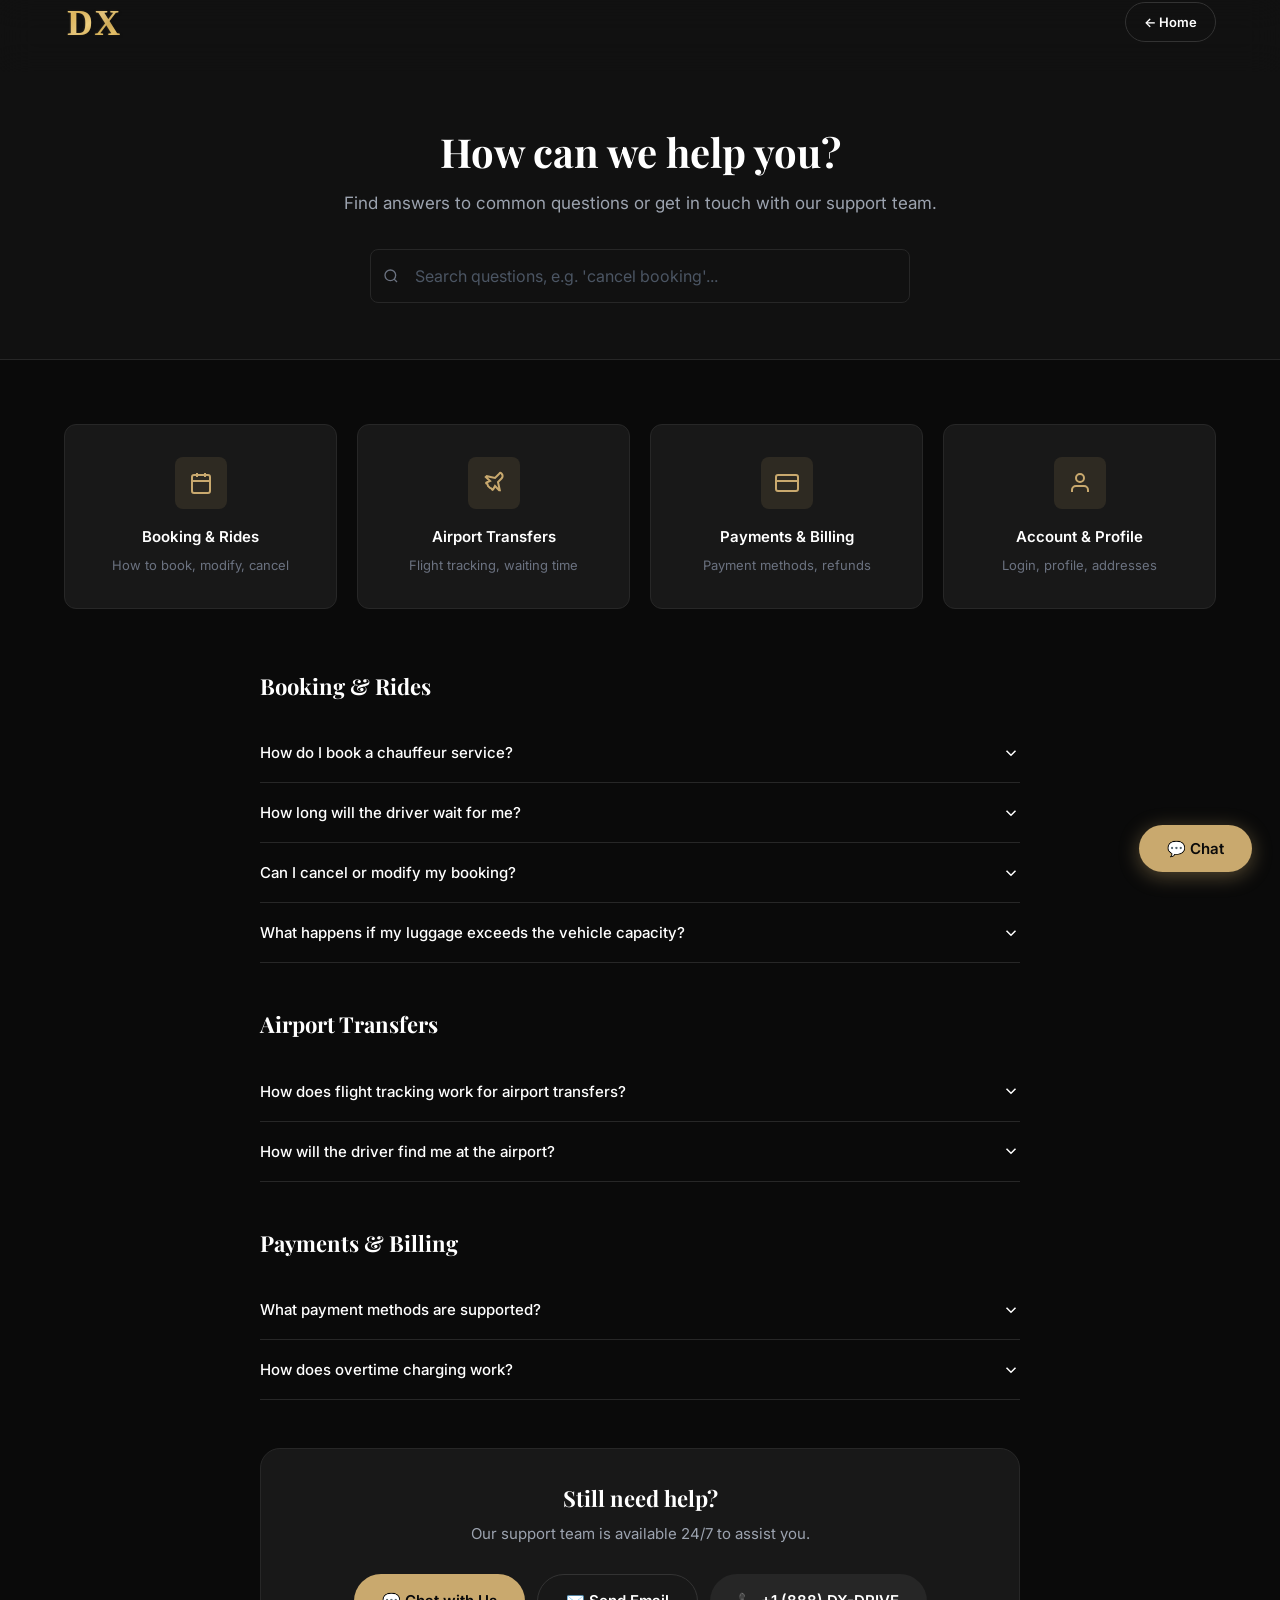
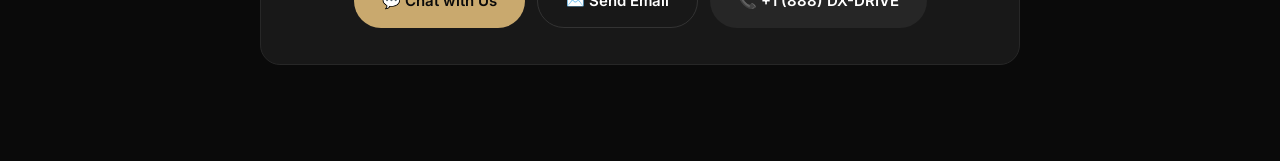
<file: help/index.html>
<!DOCTYPE html>
<html lang="en">
<head>
  <meta charset="UTF-8" />
  <meta name="viewport" content="width=device-width, initial-scale=1.0" />
  <title>Help Center — DX</title>
  <link rel="preconnect" href="https://fonts.googleapis.com" />
  <link href="https://fonts.googleapis.com/css2?family=Playfair+Display:wght@600;700&family=Inter:wght@400;500;600;700&display=swap" rel="stylesheet" />
  <link rel="stylesheet" href="../css/style.css" />
</head>
<body>

<nav class="nav" id="mainNav">
  <div class="container">
    <div class="nav__inner">
      <a href="../index.html" class="nav__logo dx-logo">
        <img src="../images/logo.svg" alt="DX" class="dx-logo__img" onerror="this.style.display='none';this.nextElementSibling.style.display='block'" />
        <span class="dx-logo__text" style="display:none">DX</span>
      </a>
      <div class="nav__right" style="margin-left:auto">
        <a href="../index.html" class="btn btn--outline btn--sm btn--round">← Home</a>
      </div>
    </div>
  </div>
</nav>

<!-- Help Hero -->
<div style="background:var(--dark);border-bottom:1px solid var(--border);padding:calc(var(--nav-h) + 56px) 0 56px;text-align:center">
  <div class="container" style="max-width:680px">
    <h1 style="font-size:40px;margin-bottom:14px">How can we help you?</h1>
    <p style="color:var(--gray-400);font-size:17px;margin-bottom:32px">Find answers to common questions or get in touch with our support team.</p>
    <div class="form-field-wrap" style="max-width:540px;margin:0 auto">
      <svg viewBox="0 0 24 24" fill="none" stroke="currentColor" stroke-width="2"><circle cx="11" cy="11" r="8"/><line x1="21" y1="21" x2="16.65" y2="16.65"/></svg>
      <input type="text" class="form-control form-control--icon" placeholder="Search questions, e.g. 'cancel booking'..." oninput="searchFAQ(this.value)" style="font-size:16px;padding:16px 16px 16px 44px" />
    </div>
  </div>
</div>

<main style="padding:64px 0 96px">
  <div class="container">

    <!-- Categories -->
    <div class="help-categories" id="categories">
      <a href="#booking" class="feature-card" style="text-decoration:none;text-align:center">
        <div class="feature-icon" style="margin:0 auto 16px">
          <svg viewBox="0 0 24 24" fill="none" stroke="currentColor" stroke-width="2"><rect x="3" y="4" width="18" height="18" rx="2" ry="2"/><line x1="16" y1="2" x2="16" y2="6"/><line x1="8" y1="2" x2="8" y2="6"/><line x1="3" y1="10" x2="21" y2="10"/></svg>
        </div>
        <h4 style="font-size:15px;font-weight:600;margin-bottom:6px">Booking & Rides</h4>
        <p style="font-size:13px;color:var(--gray-500)">How to book, modify, cancel</p>
      </a>
      <a href="#airport" class="feature-card" style="text-decoration:none;text-align:center">
        <div class="feature-icon" style="margin:0 auto 16px">
          <svg viewBox="0 0 24 24" fill="none" stroke="currentColor" stroke-width="2"><path d="M17.8 19.2L16 11l3.5-3.5C21 6 21 4 19.5 2.5S18 2 16.5 3.5L13 7 4.8 5.2l-1 .9L8 10l-3.5 1.5c-.5.2-.5.9 0 1.1l1 .5L6 15l2 2 1.5.5.5 1c.2.5.9.5 1.1 0L13 15l4.1 4.2z"/></svg>
        </div>
        <h4 style="font-size:15px;font-weight:600;margin-bottom:6px">Airport Transfers</h4>
        <p style="font-size:13px;color:var(--gray-500)">Flight tracking, waiting time</p>
      </a>
      <a href="#payment" class="feature-card" style="text-decoration:none;text-align:center">
        <div class="feature-icon" style="margin:0 auto 16px">
          <svg viewBox="0 0 24 24" fill="none" stroke="currentColor" stroke-width="2"><rect x="1" y="4" width="22" height="16" rx="2" ry="2"/><line x1="1" y1="10" x2="23" y2="10"/></svg>
        </div>
        <h4 style="font-size:15px;font-weight:600;margin-bottom:6px">Payments & Billing</h4>
        <p style="font-size:13px;color:var(--gray-500)">Payment methods, refunds</p>
      </a>
      <a href="#account" class="feature-card" style="text-decoration:none;text-align:center">
        <div class="feature-icon" style="margin:0 auto 16px">
          <svg viewBox="0 0 24 24" fill="none" stroke="currentColor" stroke-width="2"><path d="M20 21v-2a4 4 0 0 0-4-4H8a4 4 0 0 0-4 4v2"/><circle cx="12" cy="7" r="4"/></svg>
        </div>
        <h4 style="font-size:15px;font-weight:600;margin-bottom:6px">Account & Profile</h4>
        <p style="font-size:13px;color:var(--gray-500)">Login, profile, addresses</p>
      </a>
    </div>

    <!-- FAQ List -->
    <div style="max-width:760px;margin:0 auto" id="faqList">

      <h2 style="font-size:22px;margin-bottom:24px" id="booking">Booking & Rides</h2>

      <div class="faq-item" style="border-bottom:1px solid var(--border);padding:0 0 0 0;margin-bottom:0">
        <button class="faq-btn" onclick="toggleFAQ(this)" style="display:flex;align-items:center;justify-content:space-between;width:100%;padding:20px 0;background:none;border:none;color:var(--white);font-size:15px;font-weight:500;cursor:pointer;text-align:left;gap:16px">
          How do I book a chauffeur service?
          <svg viewBox="0 0 24 24" fill="none" stroke="currentColor" stroke-width="2" style="width:18px;height:18px;flex-shrink:0;transition:transform .2s"><polyline points="6 9 12 15 18 9"/></svg>
        </button>
        <div class="faq-answer" style="display:none;padding:0 0 20px;font-size:14px;color:var(--gray-400);line-height:1.8">
          Simply enter your trip details in the booking form on our homepage — choose your trip type (One Way, By the Hour, Day Tour, or Airport Transfer), set your route and date, then click "Search Vehicles". Select your vehicle, fill in passenger details, and complete payment. You'll receive an instant confirmation email.
        </div>
      </div>

      <div class="faq-item" style="border-bottom:1px solid var(--border)">
        <button class="faq-btn" onclick="toggleFAQ(this)" style="display:flex;align-items:center;justify-content:space-between;width:100%;padding:20px 0;background:none;border:none;color:var(--white);font-size:15px;font-weight:500;cursor:pointer;text-align:left;gap:16px">
          How long will the driver wait for me?
          <svg viewBox="0 0 24 24" fill="none" stroke="currentColor" stroke-width="2" style="width:18px;height:18px;flex-shrink:0;transition:transform .2s"><polyline points="6 9 12 15 18 9"/></svg>
        </button>
        <div class="faq-answer" style="display:none;padding:0 0 20px;font-size:14px;color:var(--gray-400);line-height:1.8">
          <strong style="color:var(--white)">Airport Transfers:</strong> 60 minutes of free waiting from the actual landing time of your flight.<br/>
          <strong style="color:var(--white)">All other services:</strong> 15 minutes of free waiting per stop.<br/>
          After the free waiting period, overtime is charged at the vehicle's hourly rate, billed per minute.
        </div>
      </div>

      <div class="faq-item" style="border-bottom:1px solid var(--border)">
        <button class="faq-btn" onclick="toggleFAQ(this)" style="display:flex;align-items:center;justify-content:space-between;width:100%;padding:20px 0;background:none;border:none;color:var(--white);font-size:15px;font-weight:500;cursor:pointer;text-align:left;gap:16px">
          Can I cancel or modify my booking?
          <svg viewBox="0 0 24 24" fill="none" stroke="currentColor" stroke-width="2" style="width:18px;height:18px;flex-shrink:0;transition:transform .2s"><polyline points="6 9 12 15 18 9"/></svg>
        </button>
        <div class="faq-answer" style="display:none;padding:0 0 20px;font-size:14px;color:var(--gray-400);line-height:1.8">
          <strong style="color:var(--white)">≥ 24 hours before pickup:</strong> Full refund. You may cancel (modifications require rebooking).<br/>
          <strong style="color:var(--white)">12–24 hours before pickup:</strong> 50% refund, cancellation only.<br/>
          <strong style="color:var(--white)">&lt; 12 hours before pickup:</strong> No refund, no cancellation.<br/>
          To cancel, go to My Orders and click "Cancel" next to your booking.
        </div>
      </div>

      <div class="faq-item" style="border-bottom:1px solid var(--border)">
        <button class="faq-btn" onclick="toggleFAQ(this)" style="display:flex;align-items:center;justify-content:space-between;width:100%;padding:20px 0;background:none;border:none;color:var(--white);font-size:15px;font-weight:500;cursor:pointer;text-align:left;gap:16px">
          What happens if my luggage exceeds the vehicle capacity?
          <svg viewBox="0 0 24 24" fill="none" stroke="currentColor" stroke-width="2" style="width:18px;height:18px;flex-shrink:0;transition:transform .2s"><polyline points="6 9 12 15 18 9"/></svg>
        </button>
        <div class="faq-answer" style="display:none;padding:0 0 20px;font-size:14px;color:var(--gray-400);line-height:1.8">
          If your group or luggage exceeds the capacity of one vehicle, we'll suggest upgrading to a larger vehicle or splitting into multiple vehicles. Multiple vehicles can be booked on the same order with a combined bill, billed separately per vehicle.
        </div>
      </div>

      <h2 style="font-size:22px;margin-bottom:24px;margin-top:48px" id="airport">Airport Transfers</h2>

      <div class="faq-item" style="border-bottom:1px solid var(--border)">
        <button class="faq-btn" onclick="toggleFAQ(this)" style="display:flex;align-items:center;justify-content:space-between;width:100%;padding:20px 0;background:none;border:none;color:var(--white);font-size:15px;font-weight:500;cursor:pointer;text-align:left;gap:16px">
          How does flight tracking work for airport transfers?
          <svg viewBox="0 0 24 24" fill="none" stroke="currentColor" stroke-width="2" style="width:18px;height:18px;flex-shrink:0;transition:transform .2s"><polyline points="6 9 12 15 18 9"/></svg>
        </button>
        <div class="faq-answer" style="display:none;padding:0 0 20px;font-size:14px;color:var(--gray-400);line-height:1.8">
          We automatically track your flight in real-time. If your flight is delayed, your chauffeur will be informed and will adjust their arrival time accordingly. The 60-minute free waiting period begins from the <em>actual</em> landing time of your flight, not the scheduled time.
        </div>
      </div>

      <div class="faq-item" style="border-bottom:1px solid var(--border)">
        <button class="faq-btn" onclick="toggleFAQ(this)" style="display:flex;align-items:center;justify-content:space-between;width:100%;padding:20px 0;background:none;border:none;color:var(--white);font-size:15px;font-weight:500;cursor:pointer;text-align:left;gap:16px">
          How will the driver find me at the airport?
          <svg viewBox="0 0 24 24" fill="none" stroke="currentColor" stroke-width="2" style="width:18px;height:18px;flex-shrink:0;transition:transform .2s"><polyline points="6 9 12 15 18 9"/></svg>
        </button>
        <div class="faq-answer" style="display:none;padding:0 0 20px;font-size:14px;color:var(--gray-400);line-height:1.8">
          Your chauffeur will be waiting at the arrivals hall with a personalized name sign. By default, the sign shows your full name, but you can customize the text (up to 30 characters) during booking. You'll also receive the driver's photo, name, and vehicle plate number 2 hours before pickup.
        </div>
      </div>

      <h2 style="font-size:22px;margin-bottom:24px;margin-top:48px" id="payment">Payments & Billing</h2>

      <div class="faq-item" style="border-bottom:1px solid var(--border)">
        <button class="faq-btn" onclick="toggleFAQ(this)" style="display:flex;align-items:center;justify-content:space-between;width:100%;padding:20px 0;background:none;border:none;color:var(--white);font-size:15px;font-weight:500;cursor:pointer;text-align:left;gap:16px">
          What payment methods are supported?
          <svg viewBox="0 0 24 24" fill="none" stroke="currentColor" stroke-width="2" style="width:18px;height:18px;flex-shrink:0;transition:transform .2s"><polyline points="6 9 12 15 18 9"/></svg>
        </button>
        <div class="faq-answer" style="display:none;padding:0 0 20px;font-size:14px;color:var(--gray-400);line-height:1.8">
          We accept Visa, Mastercard, American Express, UnionPay (中国银联), and PayPal. Payments are processed securely by Stripe. We never store your full card number or CVV.
        </div>
      </div>

      <div class="faq-item" style="border-bottom:1px solid var(--border)">
        <button class="faq-btn" onclick="toggleFAQ(this)" style="display:flex;align-items:center;justify-content:space-between;width:100%;padding:20px 0;background:none;border:none;color:var(--white);font-size:15px;font-weight:500;cursor:pointer;text-align:left;gap:16px">
          How does overtime charging work?
          <svg viewBox="0 0 24 24" fill="none" stroke="currentColor" stroke-width="2" style="width:18px;height:18px;flex-shrink:0;transition:transform .2s"><polyline points="6 9 12 15 18 9"/></svg>
        </button>
        <div class="faq-answer" style="display:none;padding:0 0 20px;font-size:14px;color:var(--gray-400);line-height:1.8">
          If your trip runs over the booked time or waiting time exceeds the free allowance, overtime is charged at the vehicle's hourly rate, billed per minute. Overtime fees are automatically calculated and charged to your payment method after the trip, and you'll receive an email with a detailed breakdown.
        </div>
      </div>

    </div>

    <!-- Contact section -->
    <div style="max-width:760px;margin:48px auto 0;background:var(--card);border:1px solid var(--border);border-radius:var(--radius-xl);padding:36px;text-align:center">
      <h3 style="font-size:22px;margin-bottom:10px">Still need help?</h3>
      <p style="color:var(--gray-400);font-size:15px;margin-bottom:28px">Our support team is available 24/7 to assist you.</p>
      <div style="display:flex;gap:12px;justify-content:center;flex-wrap:wrap">
        <a href="#" class="btn btn--gold btn--round">💬 Chat with Us</a>
        <a href="#" class="btn btn--outline btn--round">✉️ Send Email</a>
        <a href="#" class="btn btn--ghost btn--round">📞 +1 (888) DX-DRIVE</a>
      </div>
    </div>

  </div>
</main>

<!-- Floating chat button -->
<div id="chatBtn" style="position:fixed;bottom:28px;right:28px;z-index:500">
  <button class="btn btn--gold btn--round" onclick="showToast('Live chat coming soon! 💬')" style="box-shadow:0 4px 20px rgba(201,169,110,.4)">
    💬 Chat
  </button>
</div>

<div class="toast" id="toast"></div>
<script src="../js/main.js"></script>
<script>
function toggleFAQ(btn) {
  const answer = btn.nextElementSibling;
  const icon = btn.querySelector('svg');
  const isOpen = answer.style.display === 'block';
  answer.style.display = isOpen ? 'none' : 'block';
  icon.style.transform = isOpen ? '' : 'rotate(180deg)';
}

function searchFAQ(query) {
  const items = document.querySelectorAll('.faq-item');
  const q = query.toLowerCase();
  items.forEach(item => {
    const text = item.textContent.toLowerCase();
    item.style.display = (!q || text.includes(q)) ? '' : 'none';
  });
}
</script>
</body>
</html>
</file>
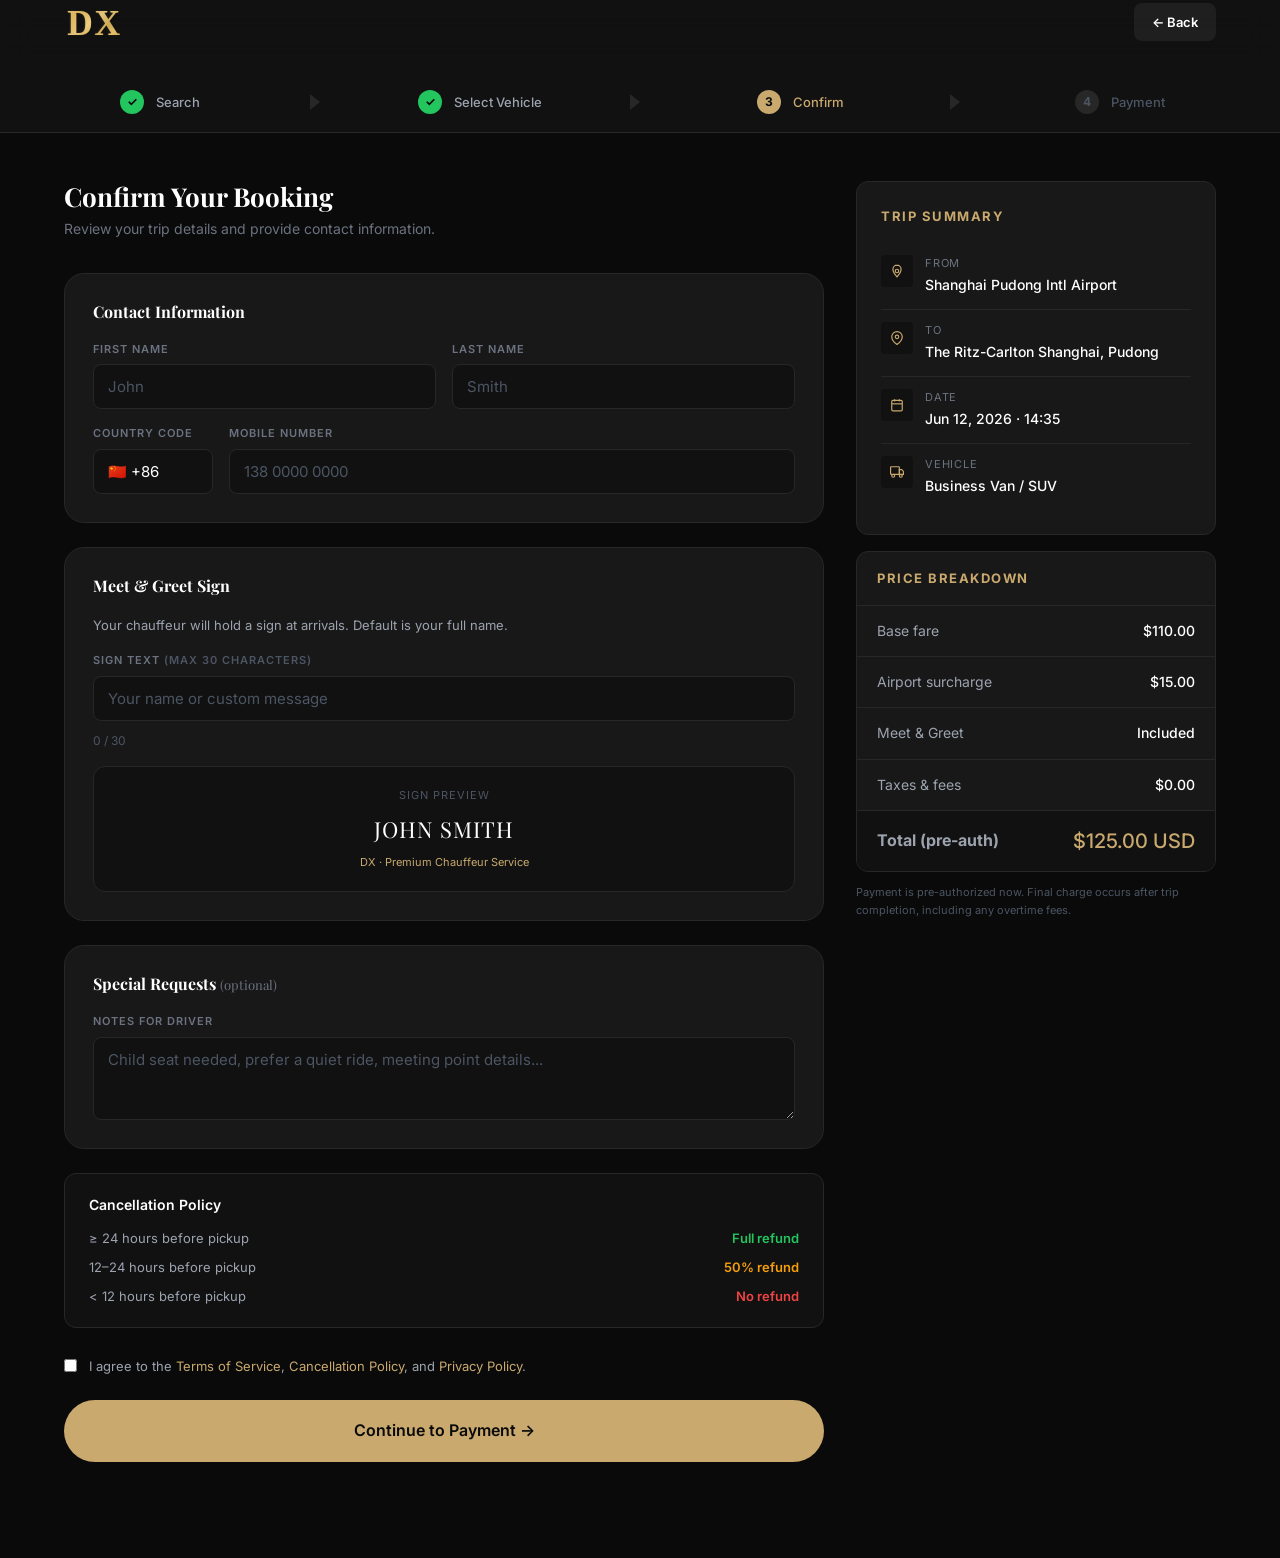
<file: booking/confirm.html>
<!DOCTYPE html>
<html lang="en">
<head>
  <meta charset="UTF-8" />
  <meta name="viewport" content="width=device-width, initial-scale=1.0" />
  <title>Confirm Booking — DX</title>
  <link rel="preconnect" href="https://fonts.googleapis.com" />
  <link href="https://fonts.googleapis.com/css2?family=Playfair+Display:wght@600;700&family=Inter:wght@400;500;600;700&display=swap" rel="stylesheet" />
  <link rel="stylesheet" href="../css/style.css" />
</head>
<body>

<nav class="nav" id="mainNav">
  <div class="container">
    <div class="nav__inner">
      <a href="../index.html" class="nav__logo dx-logo">
        <img src="../images/logo.svg" alt="DX" class="dx-logo__img" onerror="this.style.display='none';this.nextElementSibling.style.display='block'" />
        <span class="dx-logo__text" style="display:none">DX</span>
      </a>
      <div class="nav__right" style="margin-left:auto">
        <a href="select-class.html" class="btn btn--ghost btn--sm">← Back</a>
      </div>
    </div>
  </div>
</nav>

<div class="booking-steps page-offset">
  <div class="booking-step-item done"><span class="booking-step-item__num">✓</span> Search</div>
  <div class="booking-step-item done"><span class="booking-step-item__num">✓</span> Select Vehicle</div>
  <div class="booking-step-item active"><span class="booking-step-item__num">3</span> Confirm</div>
  <div class="booking-step-item"><span class="booking-step-item__num">4</span> Payment</div>
</div>

<main style="padding:48px 0 96px">
  <div class="container">
    <div class="booking-flow-layout">

      <!-- Left: Contact & Options -->
      <div>
        <h1 style="font-size:26px;margin-bottom:6px">Confirm Your Booking</h1>
        <p style="color:var(--gray-500);font-size:14px;margin-bottom:32px">Review your trip details and provide contact information.</p>

        <!-- Contact Info -->
        <div class="payment-card" style="margin-bottom:24px">
          <h3 class="payment-card__title">Contact Information</h3>
          <div class="booking-grid booking-grid--2" style="margin-bottom:16px">
            <div class="form-group">
              <label class="form-label">First Name</label>
              <input type="text" class="form-control" placeholder="John" />
            </div>
            <div class="form-group">
              <label class="form-label">Last Name</label>
              <input type="text" class="form-control" placeholder="Smith" />
            </div>
          </div>
          <div class="booking-grid" style="grid-template-columns:120px 1fr;margin-bottom:0">
            <div class="form-group">
              <label class="form-label">Country Code</label>
              <select class="form-control">
                <option value="+1">🇺🇸 +1</option>
                <option value="+44">🇬🇧 +44</option>
                <option value="+86" selected>🇨🇳 +86</option>
                <option value="+81">🇯🇵 +81</option>
                <option value="+65">🇸🇬 +65</option>
                <option value="+852">🇭🇰 +852</option>
                <option value="+61">🇦🇺 +61</option>
              </select>
            </div>
            <div class="form-group">
              <label class="form-label">Mobile Number</label>
              <input type="tel" class="form-control" placeholder="138 0000 0000" />
            </div>
          </div>
        </div>

        <!-- Meet & Greet Sign (Airport only) -->
        <div class="payment-card" style="margin-bottom:24px">
          <h3 class="payment-card__title">Meet &amp; Greet Sign</h3>
          <p style="font-size:13px;color:var(--gray-400);margin-bottom:16px">Your chauffeur will hold a sign at arrivals. Default is your full name.</p>
          <div class="form-group">
            <label class="form-label">Sign Text <span style="color:var(--gray-600)">(max 30 characters)</span></label>
            <input type="text" class="form-control" placeholder="Your name or custom message" maxlength="30" id="signText" oninput="updateSignCount(this)" />
            <span style="font-size:12px;color:var(--gray-600);margin-top:4px;display:block" id="signCount">0 / 30</span>
          </div>
          <div style="margin-top:16px;background:var(--dark);border:1px solid var(--border);border-radius:var(--radius-lg);padding:20px 24px;text-align:center">
            <div style="font-size:11px;color:var(--gray-600);margin-bottom:8px;letter-spacing:1px;text-transform:uppercase">Sign Preview</div>
            <div style="font-family:'Playfair Display',serif;font-size:22px;color:var(--white);letter-spacing:1px" id="signPreview">JOHN SMITH</div>
            <div style="font-size:11px;color:var(--gold);margin-top:6px;">DX · Premium Chauffeur Service</div>
          </div>
        </div>

        <!-- Special Requests -->
        <div class="payment-card" style="margin-bottom:24px">
          <h3 class="payment-card__title">Special Requests <span style="font-size:13px;color:var(--gray-500);font-weight:400">(optional)</span></h3>
          <div class="form-group">
            <label class="form-label">Notes for Driver</label>
            <textarea class="form-control" rows="3" placeholder="Child seat needed, prefer a quiet ride, meeting point details..."></textarea>
          </div>
        </div>

        <!-- Policy Note -->
        <div style="background:var(--dark);border:1px solid var(--border);border-radius:var(--radius-lg);padding:20px 24px;margin-bottom:28px">
          <h4 style="font-size:14px;font-weight:600;margin-bottom:12px">Cancellation Policy</h4>
          <div style="display:flex;flex-direction:column;gap:8px">
            <div style="display:flex;justify-content:space-between;font-size:13px">
              <span style="color:var(--gray-400)">≥ 24 hours before pickup</span>
              <span style="color:var(--success);font-weight:600">Full refund</span>
            </div>
            <div style="display:flex;justify-content:space-between;font-size:13px">
              <span style="color:var(--gray-400)">12–24 hours before pickup</span>
              <span style="color:var(--warning);font-weight:600">50% refund</span>
            </div>
            <div style="display:flex;justify-content:space-between;font-size:13px">
              <span style="color:var(--gray-400)">&lt; 12 hours before pickup</span>
              <span style="color:var(--danger);font-weight:600">No refund</span>
            </div>
          </div>
        </div>

        <label style="display:flex;align-items:flex-start;gap:12px;margin-bottom:24px;cursor:pointer">
          <input type="checkbox" id="termsCheck" style="margin-top:3px;flex-shrink:0" />
          <span style="font-size:13px;color:var(--gray-400)">
            I agree to the <a href="#" style="color:var(--gold)">Terms of Service</a>,
            <a href="#" style="color:var(--gold)">Cancellation Policy</a>, and
            <a href="#" style="color:var(--gold)">Privacy Policy</a>.
          </span>
        </label>

        <a href="payment.html" class="btn btn--gold btn--full btn--lg btn--round" onclick="return validateConfirm()">
          Continue to Payment →
        </a>
      </div>

      <!-- Right: Summary -->
      <div style="position:sticky;top:calc(var(--nav-h) + 24px)" class="booking-flow-sidebar">
        <div class="trip-summary" style="margin-bottom:16px">
          <div class="trip-summary__title">Trip Summary</div>
          <div class="trip-summary__row">
            <div class="trip-summary__icon">
              <svg viewBox="0 0 24 24" fill="none" stroke="currentColor" stroke-width="2"><circle cx="12" cy="12" r="3"/><path d="M12 2C8.13 2 5 5.13 5 9c0 5.25 7 13 7 13s7-7.75 7-13c0-3.87-3.13-7-7-7z"/></svg>
            </div>
            <div>
              <div class="trip-summary__label">From</div>
              <div class="trip-summary__val">Shanghai Pudong Intl Airport</div>
            </div>
          </div>
          <div class="trip-summary__row">
            <div class="trip-summary__icon">
              <svg viewBox="0 0 24 24" fill="none" stroke="currentColor" stroke-width="2"><path d="M21 10c0 7-9 13-9 13s-9-6-9-13a9 9 0 0 1 18 0z"/><circle cx="12" cy="10" r="3"/></svg>
            </div>
            <div>
              <div class="trip-summary__label">To</div>
              <div class="trip-summary__val">The Ritz-Carlton Shanghai, Pudong</div>
            </div>
          </div>
          <div class="trip-summary__row">
            <div class="trip-summary__icon">
              <svg viewBox="0 0 24 24" fill="none" stroke="currentColor" stroke-width="2"><rect x="3" y="4" width="18" height="18" rx="2" ry="2"/><line x1="16" y1="2" x2="16" y2="6"/><line x1="8" y1="2" x2="8" y2="6"/><line x1="3" y1="10" x2="21" y2="10"/></svg>
            </div>
            <div>
              <div class="trip-summary__label">Date</div>
              <div class="trip-summary__val">Jun 12, 2026 · 14:35</div>
            </div>
          </div>
          <div class="trip-summary__row">
            <div class="trip-summary__icon">
              <svg viewBox="0 0 24 24" fill="none" stroke="currentColor" stroke-width="2"><rect x="1" y="3" width="15" height="13" rx="1"/><polygon points="16 8 20 8 23 11 23 16 16 16 16 8"/><circle cx="5.5" cy="18.5" r="2.5"/><circle cx="18.5" cy="18.5" r="2.5"/></svg>
            </div>
            <div>
              <div class="trip-summary__label">Vehicle</div>
              <div class="trip-summary__val">Business Van / SUV</div>
            </div>
          </div>
        </div>

        <div class="price-summary">
          <div class="price-summary__title">Price Breakdown</div>
          <div class="price-summary__row">
            <span class="price-summary__label">Base fare</span>
            <span class="price-summary__val">$110.00</span>
          </div>
          <div class="price-summary__row">
            <span class="price-summary__label">Airport surcharge</span>
            <span class="price-summary__val">$15.00</span>
          </div>
          <div class="price-summary__row">
            <span class="price-summary__label">Meet &amp; Greet</span>
            <span class="price-summary__val">Included</span>
          </div>
          <div class="price-summary__row">
            <span class="price-summary__label">Taxes &amp; fees</span>
            <span class="price-summary__val">$0.00</span>
          </div>
          <div class="price-summary__row price-summary__row--total">
            <span class="price-summary__label">Total (pre-auth)</span>
            <span class="price-summary__val price-summary__val--gold">$125.00 USD</span>
          </div>
        </div>
        <p style="font-size:11px;color:var(--gray-600);margin-top:12px;line-height:1.6">Payment is pre-authorized now. Final charge occurs after trip completion, including any overtime fees.</p>
      </div>

    </div>
  </div>
</main>

<div class="toast" id="toast"></div>
<script src="../js/main.js"></script>
<script>
function updateSignCount(input) {
  const count = document.getElementById('signCount');
  const preview = document.getElementById('signPreview');
  count.textContent = input.value.length + ' / 30';
  preview.textContent = input.value.toUpperCase() || 'JOHN SMITH';
}

function validateConfirm() {
  const terms = document.getElementById('termsCheck');
  if (!terms.checked) {
    showToast('Please accept the terms to continue.');
    return false;
  }
  return true;
}
</script>
</body>
</html>
</file>
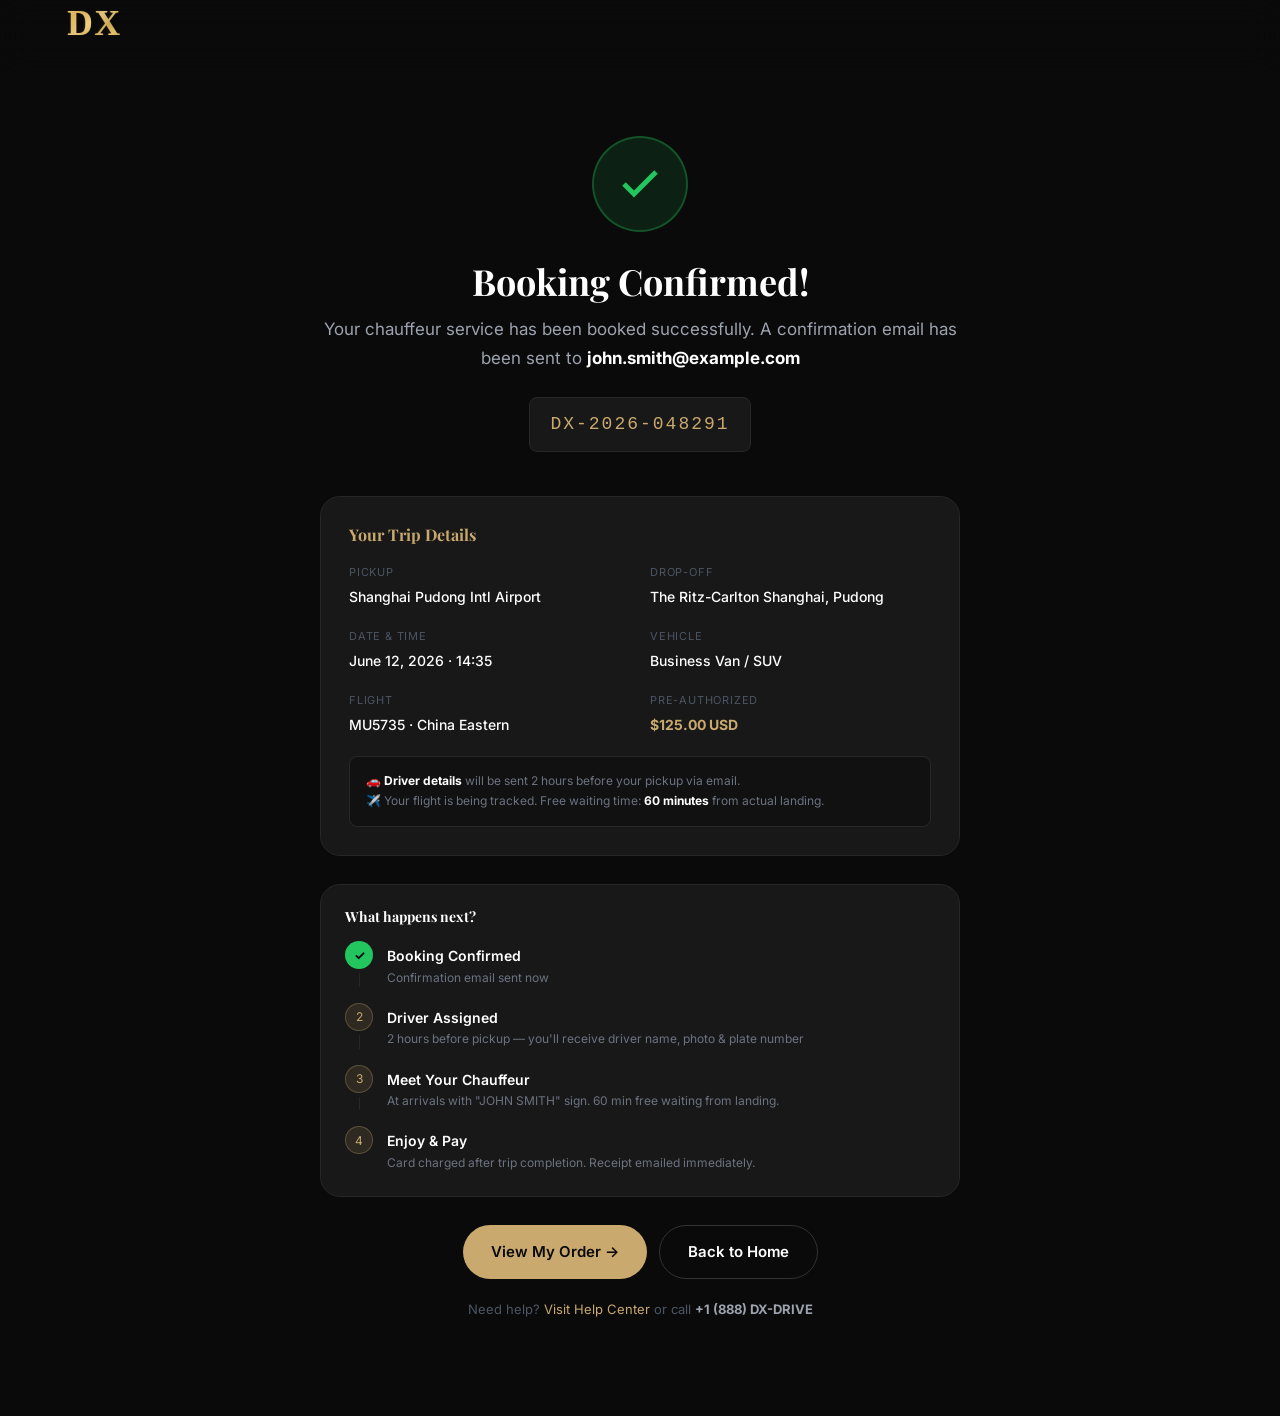
<file: booking/success.html>
<!DOCTYPE html>
<html lang="en">
<head>
  <meta charset="UTF-8" />
  <meta name="viewport" content="width=device-width, initial-scale=1.0" />
  <title>Booking Confirmed — DX</title>
  <link rel="preconnect" href="https://fonts.googleapis.com" />
  <link href="https://fonts.googleapis.com/css2?family=Playfair+Display:wght@600;700&family=Inter:wght@400;500;600;700&display=swap" rel="stylesheet" />
  <link rel="stylesheet" href="../css/style.css" />
  <style>
    @keyframes fadeUp {
      from { opacity:0; transform:translateY(24px); }
      to   { opacity:1; transform:translateY(0); }
    }
    .animate { animation: fadeUp .5s var(--ease) both; }
    .animate-1 { animation-delay:.1s; }
    .animate-2 { animation-delay:.25s; }
    .animate-3 { animation-delay:.4s; }
    .animate-4 { animation-delay:.55s; }

    @keyframes pop {
      0%   { transform: scale(0); }
      70%  { transform: scale(1.1); }
      100% { transform: scale(1); }
    }
    .success-icon { animation: pop .5s var(--ease) both; }
  </style>
</head>
<body>

<nav class="nav" id="mainNav">
  <div class="container">
    <div class="nav__inner">
      <a href="../index.html" class="nav__logo dx-logo">
        <img src="../images/logo.svg" alt="DX" class="dx-logo__img" onerror="this.style.display='none';this.nextElementSibling.style.display='block'" />
        <span class="dx-logo__text" style="display:none">DX</span>
      </a>
    </div>
  </div>
</nav>

<main style="padding:calc(var(--nav-h) + 64px) 0 96px">
  <div class="container">
    <div style="max-width:640px;margin:0 auto;text-align:center">

      <!-- Success Icon -->
      <div class="success-icon">
        <svg viewBox="0 0 24 24" fill="none" stroke="currentColor" stroke-width="2.5">
          <polyline points="20 6 9 17 4 12"/>
        </svg>
      </div>

      <div class="animate animate-1">
        <h1 style="font-size:36px;margin-bottom:12px">Booking Confirmed!</h1>
        <p style="color:var(--gray-400);font-size:17px;line-height:1.7;margin-bottom:8px">
          Your chauffeur service has been booked successfully. A confirmation email has been sent to <strong style="color:var(--white)">john.smith@example.com</strong>
        </p>
      </div>

      <div class="animate animate-2">
        <div class="order-ref">DX-2026-048291</div>
      </div>

      <!-- Trip Details Card -->
      <div class="animate animate-3">
        <div style="background:var(--card);border:1px solid var(--border);border-radius:var(--radius-xl);padding:28px;text-align:left;margin:28px 0">
          <h3 style="font-size:16px;font-weight:700;margin-bottom:20px;color:var(--gold)">Your Trip Details</h3>
          <div style="display:grid;grid-template-columns:1fr 1fr;gap:20px;margin-bottom:20px">
            <div>
              <div style="font-size:11px;color:var(--gray-600);text-transform:uppercase;letter-spacing:.8px;margin-bottom:4px">Pickup</div>
              <div style="font-size:14px;color:var(--white);font-weight:500">Shanghai Pudong Intl Airport</div>
            </div>
            <div>
              <div style="font-size:11px;color:var(--gray-600);text-transform:uppercase;letter-spacing:.8px;margin-bottom:4px">Drop-off</div>
              <div style="font-size:14px;color:var(--white);font-weight:500">The Ritz-Carlton Shanghai, Pudong</div>
            </div>
            <div>
              <div style="font-size:11px;color:var(--gray-600);text-transform:uppercase;letter-spacing:.8px;margin-bottom:4px">Date & Time</div>
              <div style="font-size:14px;color:var(--white);font-weight:500">June 12, 2026 · 14:35</div>
            </div>
            <div>
              <div style="font-size:11px;color:var(--gray-600);text-transform:uppercase;letter-spacing:.8px;margin-bottom:4px">Vehicle</div>
              <div style="font-size:14px;color:var(--white);font-weight:500">Business Van / SUV</div>
            </div>
            <div>
              <div style="font-size:11px;color:var(--gray-600);text-transform:uppercase;letter-spacing:.8px;margin-bottom:4px">Flight</div>
              <div style="font-size:14px;color:var(--white);font-weight:500">MU5735 · China Eastern</div>
            </div>
            <div>
              <div style="font-size:11px;color:var(--gray-600);text-transform:uppercase;letter-spacing:.8px;margin-bottom:4px">Pre-authorized</div>
              <div style="font-size:14px;color:var(--gold);font-weight:700">$125.00 USD</div>
            </div>
          </div>
          <div style="background:var(--dark);border:1px solid var(--border);border-radius:var(--radius);padding:14px 16px">
            <div style="font-size:12px;color:var(--gray-500);line-height:1.7">
              🚗 <strong style="color:var(--white)">Driver details</strong> will be sent 2 hours before your pickup via email.<br/>
              ✈️ Your flight is being tracked. Free waiting time: <strong style="color:var(--white)">60 minutes</strong> from actual landing.
            </div>
          </div>
        </div>
      </div>

      <!-- Timeline -->
      <div class="animate animate-3" style="margin-bottom:28px">
        <div style="background:var(--card);border:1px solid var(--border);border-radius:var(--radius-xl);padding:24px;text-align:left">
          <h3 style="font-size:14px;font-weight:700;color:var(--white);margin-bottom:16px">What happens next?</h3>
          <div style="display:flex;flex-direction:column;gap:0">
            <div style="display:flex;gap:14px;padding-bottom:16px">
              <div style="display:flex;flex-direction:column;align-items:center;flex-shrink:0">
                <div style="width:28px;height:28px;background:var(--success);border-radius:50%;display:flex;align-items:center;justify-content:center;font-size:13px;font-weight:700;color:var(--black)">✓</div>
                <div style="width:1px;flex:1;background:var(--border);margin-top:4px"></div>
              </div>
              <div style="padding-top:4px">
                <div style="font-size:14px;font-weight:600">Booking Confirmed</div>
                <div style="font-size:12px;color:var(--gray-500)">Confirmation email sent now</div>
              </div>
            </div>
            <div style="display:flex;gap:14px;padding-bottom:16px">
              <div style="display:flex;flex-direction:column;align-items:center;flex-shrink:0">
                <div style="width:28px;height:28px;background:var(--gold-muted);border:1px solid rgba(201,169,110,.3);border-radius:50%;display:flex;align-items:center;justify-content:center;font-size:12px;color:var(--gold)">2</div>
                <div style="width:1px;flex:1;background:var(--border);margin-top:4px"></div>
              </div>
              <div style="padding-top:4px">
                <div style="font-size:14px;font-weight:600">Driver Assigned</div>
                <div style="font-size:12px;color:var(--gray-500)">2 hours before pickup — you'll receive driver name, photo &amp; plate number</div>
              </div>
            </div>
            <div style="display:flex;gap:14px;padding-bottom:16px">
              <div style="display:flex;flex-direction:column;align-items:center;flex-shrink:0">
                <div style="width:28px;height:28px;background:var(--gold-muted);border:1px solid rgba(201,169,110,.3);border-radius:50%;display:flex;align-items:center;justify-content:center;font-size:12px;color:var(--gold)">3</div>
                <div style="width:1px;flex:1;background:var(--border);margin-top:4px"></div>
              </div>
              <div style="padding-top:4px">
                <div style="font-size:14px;font-weight:600">Meet Your Chauffeur</div>
                <div style="font-size:12px;color:var(--gray-500)">At arrivals with "JOHN SMITH" sign. 60 min free waiting from landing.</div>
              </div>
            </div>
            <div style="display:flex;gap:14px">
              <div style="display:flex;flex-direction:column;align-items:center;flex-shrink:0">
                <div style="width:28px;height:28px;background:var(--gold-muted);border:1px solid rgba(201,169,110,.3);border-radius:50%;display:flex;align-items:center;justify-content:center;font-size:12px;color:var(--gold)">4</div>
              </div>
              <div style="padding-top:4px">
                <div style="font-size:14px;font-weight:600">Enjoy &amp; Pay</div>
                <div style="font-size:12px;color:var(--gray-500)">Card charged after trip completion. Receipt emailed immediately.</div>
              </div>
            </div>
          </div>
        </div>
      </div>

      <!-- CTAs -->
      <div class="animate animate-4" style="display:flex;gap:12px;justify-content:center;flex-wrap:wrap">
        <a href="../account/orders.html" class="btn btn--gold btn--round">View My Order →</a>
        <a href="../index.html" class="btn btn--outline btn--round">Back to Home</a>
      </div>
      <p style="margin-top:20px;font-size:13px;color:var(--gray-600)">
        Need help? <a href="../help/index.html" style="color:var(--gold)">Visit Help Center</a> or call <strong style="color:var(--gray-400)">+1 (888) DX-DRIVE</strong>
      </p>

    </div>
  </div>
</main>

<div class="toast" id="toast"></div>
<script src="../js/main.js"></script>
</body>
</html>
</file>
<file: css/style.css>
/* ===== Design Tokens ===== */
:root {
  --black:        #0a0a0a;
  --dark:         #111111;
  --card:         #181818;
  --card-hover:   #1f1f1f;
  --border:       #272727;
  --border-light: #333333;
  --white:        #ffffff;
  --gray-100:     #f5f5f5;
  --gray-300:     #d1d1d1;
  --gray-400:     #9ca3af;
  --gray-500:     #6b7280;
  --gray-600:     #4b5563;
  --gold:         #c9a96e;
  --gold-light:   #d4b97e;
  --gold-dark:    #b8935a;
  --gold-muted:   rgba(201, 169, 110, 0.12);
  --danger:       #ef4444;
  --success:      #22c55e;
  --warning:      #f59e0b;
  --info:         #3b82f6;

  --font-serif: 'Playfair Display', Georgia, 'Times New Roman', serif;
  --font-sans:  'Inter', -apple-system, BlinkMacSystemFont, 'Segoe UI', sans-serif;

  --nav-h:    72px;
  --container: 1200px;
  --radius-sm: 4px;
  --radius:    8px;
  --radius-lg: 12px;
  --radius-xl: 20px;

  --shadow-sm: 0 1px 4px rgba(0,0,0,.4);
  --shadow:    0 4px 20px rgba(0,0,0,.5);
  --shadow-lg: 0 12px 48px rgba(0,0,0,.6);
  --shadow-gold: 0 0 0 3px rgba(201, 169, 110, .25);

  --ease: cubic-bezier(.4,0,.2,1);
  --dur: .2s;
}

/* ===== Reset ===== */
*, *::before, *::after { box-sizing: border-box; margin: 0; padding: 0; }
html { scroll-behavior: smooth; -webkit-font-smoothing: antialiased; }
body {
  font-family: var(--font-sans);
  background: var(--black);
  color: var(--white);
  line-height: 1.6;
  font-size: 16px;
  overflow-x: hidden;
}
a { color: inherit; text-decoration: none; }
img { display: block; max-width: 100%; }
button { cursor: pointer; font-family: inherit; }
input, select, textarea { font-family: inherit; }
ul, ol { list-style: none; }

/* ===== Container ===== */
.container {
  max-width: var(--container);
  margin: 0 auto;
  padding: 0 24px;
}

/* ===== Typography ===== */
.serif { font-family: var(--font-serif); }
h1,h2,h3 { font-family: var(--font-serif); font-weight: 700; line-height: 1.2; }

/* ===== DX Brand Logo ===== */
.dx-logo {
  display: flex;
  align-items: center;
  text-decoration: none;
  gap: 0;
}
.dx-logo__img {
  height: 44px;
  width: auto;
  display: block;
  /* Replace images/logo.svg with your actual logo file anytime */
}
.dx-logo__text {
  font-family: var(--font-serif);
  font-size: 34px;
  font-weight: 700;
  letter-spacing: 4px;
  line-height: 1;
  background: linear-gradient(
    135deg,
    #f5e090 0%,
    #c9a96e 25%,
    #f0d080 50%,
    #b8935a 75%,
    #e8c060 100%
  );
  -webkit-background-clip: text;
  -webkit-text-fill-color: transparent;
  background-clip: text;
  filter: drop-shadow(0 1px 8px rgba(201,169,110,.25));
}
.dx-logo__tagline {
  font-size: 9px;
  font-weight: 600;
  letter-spacing: 3px;
  text-transform: uppercase;
  color: var(--gray-500);
  margin-top: 2px;
  display: block;
  line-height: 1;
}

/* ===== Navigation ===== */
.nav {
  position: fixed;
  top: 0; left: 0; right: 0;
  height: var(--nav-h);
  background: rgba(10,10,10,.92);
  backdrop-filter: blur(16px);
  -webkit-backdrop-filter: blur(16px);
  border-bottom: 1px solid var(--border);
  z-index: 1000;
  transition: background var(--dur) var(--ease);
}
.nav--transparent {
  background: transparent;
  border-bottom-color: transparent;
}
.nav__inner {
  display: flex;
  align-items: center;
  height: 100%;
  gap: 0;
}
.nav__logo {
  display: flex;
  align-items: center;
  gap: 10px;
  margin-right: 40px;
  flex-shrink: 0;
  text-decoration: none;
}

.nav__links {
  display: flex;
  align-items: center;
  gap: 4px;
  flex: 1;
}
.nav__item { position: relative; }
.nav__link {
  display: flex;
  align-items: center;
  gap: 5px;
  padding: 8px 14px;
  font-size: 14px;
  font-weight: 500;
  color: var(--gray-300);
  border-radius: var(--radius-sm);
  transition: color var(--dur), background var(--dur);
  white-space: nowrap;
  background: none;
  border: none;
  cursor: pointer;
}
.nav__link:hover, .nav__link.active { color: var(--white); background: rgba(255,255,255,.05); }
.nav__link svg { width: 12px; height: 12px; transition: transform var(--dur); }
.nav__item:hover > .nav__link svg { transform: rotate(180deg); }
.nav__link--cta {
  background: var(--gold);
  color: var(--black);
  font-weight: 600;
  padding: 8px 20px;
}
.nav__link--cta:hover { background: var(--gold-light); color: var(--black); }

/* Dropdown */
.nav__dropdown {
  position: absolute;
  top: calc(100% + 8px);
  left: 0;
  background: var(--card);
  border: 1px solid var(--border);
  border-radius: var(--radius-lg);
  padding: 8px;
  min-width: 240px;
  box-shadow: var(--shadow-lg);
  opacity: 0;
  pointer-events: none;
  transform: translateY(-6px);
  transition: opacity var(--dur) var(--ease), transform var(--dur) var(--ease);
}
.nav__item:hover .nav__dropdown,
.nav__item:focus-within .nav__dropdown {
  opacity: 1;
  pointer-events: all;
  transform: translateY(0);
}
.nav__dropdown-item {
  display: block;
  padding: 10px 14px;
  font-size: 14px;
  color: var(--gray-300);
  border-radius: var(--radius);
  transition: background var(--dur), color var(--dur);
}
.nav__dropdown-item:hover { background: rgba(255,255,255,.06); color: var(--white); }
.nav__dropdown-label {
  font-size: 11px;
  font-weight: 600;
  letter-spacing: 1.5px;
  text-transform: uppercase;
  color: var(--gold);
  padding: 8px 14px 4px;
}
.nav__dropdown-divider { height: 1px; background: var(--border); margin: 6px 0; }

/* Right side */
.nav__right {
  display: flex;
  align-items: center;
  gap: 8px;
  margin-left: auto;
}
.nav__lang {
  display: flex;
  align-items: center;
  gap: 5px;
  padding: 6px 12px;
  font-size: 13px;
  color: var(--gray-400);
  border: 1px solid var(--border);
  border-radius: 20px;
  background: none;
  cursor: pointer;
  transition: color var(--dur), border-color var(--dur);
}
.nav__lang:hover { color: var(--white); border-color: var(--border-light); }

/* ===== Page header offset ===== */
.page-offset { padding-top: var(--nav-h); }

/* ===== Hero ===== */
.hero {
  position: relative;
  min-height: 100vh;
  display: flex;
  align-items: center;
  overflow: hidden;
}
.hero__bg {
  position: absolute;
  inset: 0;
  background:
    linear-gradient(to right, rgba(10,10,10,.96) 40%, rgba(10,10,10,.5) 100%),
    linear-gradient(135deg, #0a0a0a 0%, #1a1a1a 100%);
  z-index: 0;
}
.hero__bg-image {
  position: absolute;
  inset: 0;
  background-image: url('https://images.unsplash.com/photo-1563720360172-67b8f3dce741?w=1920&q=85&auto=format');
  background-size: cover;
  background-position: center right;
  opacity: .35;
  z-index: -1;
}
.hero__content {
  position: relative;
  z-index: 1;
  width: 100%;
  padding-top: var(--nav-h);
}
.hero__text { max-width: 560px; margin-bottom: 48px; }
.hero__badge {
  display: inline-flex;
  align-items: center;
  gap: 6px;
  background: var(--gold-muted);
  border: 1px solid rgba(201,169,110,.3);
  color: var(--gold);
  font-size: 12px;
  font-weight: 600;
  letter-spacing: 1.5px;
  text-transform: uppercase;
  padding: 6px 14px;
  border-radius: 20px;
  margin-bottom: 24px;
}
.hero__title {
  font-size: clamp(36px, 5vw, 64px);
  font-weight: 700;
  line-height: 1.1;
  margin-bottom: 20px;
  color: var(--white);
}
.hero__title em { color: var(--gold); font-style: normal; }
.hero__subtitle {
  font-size: 18px;
  color: var(--gray-400);
  line-height: 1.7;
  max-width: 460px;
}

/* ===== Booking Box ===== */
.booking-box {
  background: var(--card);
  border: 1px solid var(--border);
  border-radius: var(--radius-xl);
  overflow: hidden;
  box-shadow: var(--shadow-lg);
  max-width: 860px;
}
.booking-tabs {
  display: flex;
  background: var(--dark);
  border-bottom: 1px solid var(--border);
}
.booking-tab {
  flex: 1;
  padding: 16px 12px;
  font-size: 13px;
  font-weight: 500;
  color: var(--gray-500);
  background: none;
  border: none;
  cursor: pointer;
  position: relative;
  transition: color var(--dur);
  white-space: nowrap;
}
.booking-tab::after {
  content: '';
  position: absolute;
  bottom: 0; left: 0; right: 0;
  height: 2px;
  background: var(--gold);
  transform: scaleX(0);
  transition: transform var(--dur) var(--ease);
}
.booking-tab.active {
  color: var(--gold);
  background: var(--card);
}
.booking-tab.active::after { transform: scaleX(1); }
.booking-tab:hover:not(.active) { color: var(--gray-300); }

.booking-panel { display: none; padding: 28px; }
.booking-panel.active { display: block; }

.booking-grid {
  display: grid;
  grid-template-columns: repeat(auto-fit, minmax(180px, 1fr));
  gap: 16px;
  margin-bottom: 20px;
}
.booking-grid--2 { grid-template-columns: 1fr 1fr; }
.booking-grid--3 { grid-template-columns: 1fr 1fr 1fr; }

.form-group { display: flex; flex-direction: column; gap: 6px; }
.form-label {
  font-size: 11px;
  font-weight: 600;
  letter-spacing: 1px;
  text-transform: uppercase;
  color: var(--gray-500);
}
.form-control {
  background: var(--dark);
  border: 1px solid var(--border);
  border-radius: var(--radius);
  color: var(--white);
  font-size: 15px;
  padding: 12px 14px;
  width: 100%;
  transition: border-color var(--dur), box-shadow var(--dur);
  appearance: none;
  -webkit-appearance: none;
}
.form-control:focus {
  outline: none;
  border-color: var(--gold);
  box-shadow: var(--shadow-gold);
}
.form-control::placeholder { color: var(--gray-600); }
.form-control--icon { padding-left: 40px; }
.form-field-wrap {
  position: relative;
}
.form-field-wrap svg {
  position: absolute;
  left: 13px;
  top: 50%;
  transform: translateY(-50%);
  width: 16px; height: 16px;
  color: var(--gray-500);
  pointer-events: none;
}

/* Stepper */
.stepper {
  display: flex;
  align-items: center;
  gap: 0;
  background: var(--dark);
  border: 1px solid var(--border);
  border-radius: var(--radius);
  overflow: hidden;
}
.stepper__btn {
  width: 44px; height: 46px;
  background: none;
  border: none;
  color: var(--gray-400);
  font-size: 20px;
  display: flex; align-items: center; justify-content: center;
  cursor: pointer;
  transition: background var(--dur), color var(--dur);
  flex-shrink: 0;
}
.stepper__btn:hover { background: rgba(255,255,255,.05); color: var(--white); }
.stepper__val {
  flex: 1;
  text-align: center;
  font-size: 15px;
  font-weight: 600;
  color: var(--white);
  border: none;
  background: none;
  pointer-events: none;
}

/* Radio toggle */
.radio-toggle {
  display: flex;
  background: var(--dark);
  border: 1px solid var(--border);
  border-radius: var(--radius);
  overflow: hidden;
}
.radio-toggle input { display: none; }
.radio-toggle label {
  flex: 1;
  padding: 12px 14px;
  text-align: center;
  font-size: 14px;
  font-weight: 500;
  color: var(--gray-400);
  cursor: pointer;
  transition: background var(--dur), color var(--dur);
}
.radio-toggle input:checked + label {
  background: var(--gold);
  color: var(--black);
  font-weight: 600;
}

.booking-footer {
  display: flex;
  align-items: center;
  justify-content: space-between;
  gap: 16px;
}
.booking-note {
  font-size: 12px;
  color: var(--gray-600);
}

/* ===== Buttons ===== */
.btn {
  display: inline-flex;
  align-items: center;
  justify-content: center;
  gap: 8px;
  padding: 14px 28px;
  font-size: 15px;
  font-weight: 600;
  border-radius: var(--radius);
  border: none;
  cursor: pointer;
  transition: background var(--dur), transform var(--dur), box-shadow var(--dur);
  white-space: nowrap;
  text-decoration: none;
}
.btn:active { transform: scale(.98); }
.btn--gold {
  background: var(--gold);
  color: var(--black);
}
.btn--gold:hover {
  background: var(--gold-light);
  box-shadow: 0 4px 20px rgba(201,169,110,.3);
}
.btn--outline {
  background: transparent;
  color: var(--white);
  border: 1px solid var(--border-light);
}
.btn--outline:hover { background: rgba(255,255,255,.05); }
.btn--ghost {
  background: rgba(255,255,255,.06);
  color: var(--white);
}
.btn--ghost:hover { background: rgba(255,255,255,.1); }
.btn--danger { background: var(--danger); color: var(--white); }
.btn--sm { padding: 9px 18px; font-size: 13px; }
.btn--lg { padding: 18px 36px; font-size: 16px; }
.btn--full { width: 100%; }
.btn--round { border-radius: 50px; }
.btn svg { width: 18px; height: 18px; }

/* ===== Section ===== */
.section { padding: 96px 0; }
.section--sm { padding: 64px 0; }
.section__head { max-width: 640px; margin-bottom: 56px; }
.section__label {
  font-size: 11px;
  font-weight: 700;
  letter-spacing: 2px;
  text-transform: uppercase;
  color: var(--gold);
  margin-bottom: 12px;
}
.section__title {
  font-size: clamp(28px, 4vw, 42px);
  font-weight: 700;
  margin-bottom: 16px;
}
.section__subtitle {
  font-size: 17px;
  color: var(--gray-400);
  line-height: 1.7;
}

/* ===== Feature Cards ===== */
.features-grid { display: grid; grid-template-columns: repeat(3, 1fr); gap: 24px; }
.feature-card {
  background: var(--card);
  border: 1px solid var(--border);
  border-radius: var(--radius-lg);
  padding: 32px;
  transition: border-color var(--dur), transform var(--dur);
}
.feature-card:hover {
  border-color: var(--border-light);
  transform: translateY(-2px);
}
.feature-icon {
  width: 52px; height: 52px;
  background: var(--gold-muted);
  border-radius: var(--radius);
  display: flex; align-items: center; justify-content: center;
  margin-bottom: 20px;
}
.feature-icon svg { width: 24px; height: 24px; color: var(--gold); }
.feature-title {
  font-size: 18px;
  font-weight: 600;
  margin-bottom: 10px;
}
.feature-desc {
  font-size: 14px;
  color: var(--gray-400);
  line-height: 1.7;
}

/* ===== Fleet Cards ===== */
.fleet-grid { display: grid; grid-template-columns: repeat(2, 1fr); gap: 28px; }
.fleet-card {
  background: var(--card);
  border: 1px solid var(--border);
  border-radius: var(--radius-xl);
  overflow: hidden;
  transition: border-color var(--dur), box-shadow var(--dur), transform var(--dur);
  cursor: pointer;
}
.fleet-card:hover {
  border-color: var(--gold);
  box-shadow: 0 0 0 1px var(--gold), var(--shadow);
  transform: translateY(-3px);
}
.fleet-card__image {
  height: 240px;
  background: var(--dark);
  overflow: hidden;
  position: relative;
}
.fleet-card__image img {
  width: 100%; height: 100%;
  object-fit: cover;
  transition: transform .4s var(--ease);
}
.fleet-card:hover .fleet-card__image img { transform: scale(1.04); }
.fleet-card__badge {
  position: absolute;
  top: 16px; left: 16px;
  background: var(--gold);
  color: var(--black);
  font-size: 11px;
  font-weight: 700;
  letter-spacing: 1px;
  text-transform: uppercase;
  padding: 5px 12px;
  border-radius: 20px;
}
.fleet-card__body { padding: 28px; }
.fleet-card__name {
  font-size: 22px;
  font-weight: 700;
  margin-bottom: 6px;
}
.fleet-card__models {
  font-size: 13px;
  color: var(--gray-500);
  margin-bottom: 20px;
}
.fleet-card__stats {
  display: flex;
  gap: 20px;
  margin-bottom: 24px;
  padding-bottom: 20px;
  border-bottom: 1px solid var(--border);
}
.fleet-stat { display: flex; flex-direction: column; gap: 2px; }
.fleet-stat__val {
  font-size: 20px;
  font-weight: 700;
  color: var(--white);
}
.fleet-stat__key {
  font-size: 11px;
  color: var(--gray-500);
  text-transform: uppercase;
  letter-spacing: 1px;
}
.fleet-card__footer {
  display: flex;
  align-items: center;
  justify-content: space-between;
}
.fleet-card__price { font-size: 14px; color: var(--gray-400); }
.fleet-card__price strong { color: var(--gold); font-size: 20px; }

/* ===== Steps ===== */
.steps-grid { display: grid; grid-template-columns: repeat(4, 1fr); gap: 0; position: relative; }
.steps-grid::before {
  content: '';
  position: absolute;
  top: 28px; left: calc(12.5%); right: calc(12.5%);
  height: 1px;
  background: var(--border);
  z-index: 0;
}
.step { text-align: center; padding: 0 16px; }
.step__num {
  width: 56px; height: 56px;
  background: var(--card);
  border: 1px solid var(--border);
  border-radius: 50%;
  display: flex; align-items: center; justify-content: center;
  margin: 0 auto 20px;
  font-family: var(--font-serif);
  font-size: 20px;
  font-weight: 700;
  color: var(--gold);
  position: relative;
  z-index: 1;
}
.step__title { font-size: 16px; font-weight: 600; margin-bottom: 8px; }
.step__desc { font-size: 13px; color: var(--gray-400); line-height: 1.6; }

/* ===== Footer ===== */
.footer {
  background: var(--dark);
  border-top: 1px solid var(--border);
  padding: 64px 0 32px;
}
.footer__grid {
  display: grid;
  grid-template-columns: 2fr 1fr 1fr 1fr;
  gap: 48px;
  margin-bottom: 56px;
}
.footer__brand { max-width: 300px; }
.footer__brand-logo {
  display: flex; align-items: center; gap: 10px;
  margin-bottom: 16px;
  text-decoration: none;
}
.footer__tagline { font-size: 14px; color: var(--gray-500); line-height: 1.7; margin-bottom: 24px; }
.footer__socials { display: flex; gap: 10px; }
.footer__social {
  width: 36px; height: 36px;
  background: var(--card);
  border: 1px solid var(--border);
  border-radius: var(--radius);
  display: flex; align-items: center; justify-content: center;
  color: var(--gray-400);
  font-size: 15px;
  transition: background var(--dur), color var(--dur), border-color var(--dur);
}
.footer__social:hover { background: var(--gold-muted); color: var(--gold); border-color: rgba(201,169,110,.3); }
.footer__col-title {
  font-size: 12px;
  font-weight: 700;
  letter-spacing: 1.5px;
  text-transform: uppercase;
  color: var(--white);
  margin-bottom: 20px;
}
.footer__link {
  display: block;
  font-size: 14px;
  color: var(--gray-500);
  margin-bottom: 12px;
  transition: color var(--dur);
}
.footer__link:hover { color: var(--white); }
.footer__bottom {
  border-top: 1px solid var(--border);
  padding-top: 28px;
  display: flex;
  align-items: center;
  justify-content: space-between;
  gap: 16px;
}
.footer__copy { font-size: 13px; color: var(--gray-600); }
.footer__legal { display: flex; gap: 20px; }
.footer__legal a { font-size: 13px; color: var(--gray-600); transition: color var(--dur); }
.footer__legal a:hover { color: var(--gray-400); }

/* ===== Page Hero (inner pages) ===== */
.page-hero {
  padding: calc(var(--nav-h) + 64px) 0 64px;
  background: var(--dark);
  border-bottom: 1px solid var(--border);
}
.page-hero__breadcrumb {
  display: flex; align-items: center; gap: 8px;
  font-size: 13px; color: var(--gray-500);
  margin-bottom: 16px;
}
.page-hero__breadcrumb a:hover { color: var(--white); }
.page-hero__breadcrumb span { color: var(--border-light); }
.page-hero__title { font-size: 36px; margin-bottom: 10px; }
.page-hero__subtitle { font-size: 16px; color: var(--gray-400); }

/* ===== Trip Summary (booking flow) ===== */
.trip-summary {
  background: var(--card);
  border: 1px solid var(--border);
  border-radius: var(--radius-lg);
  padding: 24px;
}
.trip-summary__title {
  font-size: 13px;
  font-weight: 700;
  letter-spacing: 1.5px;
  text-transform: uppercase;
  color: var(--gold);
  margin-bottom: 16px;
}
.trip-summary__row {
  display: flex;
  gap: 12px;
  padding: 12px 0;
  border-bottom: 1px solid var(--border);
}
.trip-summary__row:last-child { border-bottom: none; }
.trip-summary__icon {
  width: 32px; height: 32px;
  background: var(--dark);
  border-radius: var(--radius-sm);
  display: flex; align-items: center; justify-content: center;
  flex-shrink: 0;
}
.trip-summary__icon svg { width: 14px; height: 14px; color: var(--gold); }
.trip-summary__label { font-size: 11px; color: var(--gray-500); margin-bottom: 2px; text-transform: uppercase; letter-spacing: .8px; }
.trip-summary__val { font-size: 14px; color: var(--white); font-weight: 500; }

/* ===== Vehicle Select ===== */
.vehicle-select-card {
  background: var(--card);
  border: 1px solid var(--border);
  border-radius: var(--radius-xl);
  overflow: hidden;
  display: grid;
  grid-template-columns: 320px 1fr;
  transition: border-color var(--dur), box-shadow var(--dur);
  margin-bottom: 20px;
}
.vehicle-select-card:hover {
  border-color: var(--gold);
  box-shadow: 0 0 0 1px var(--gold);
}
.vehicle-select-card__image {
  background: var(--dark);
  overflow: hidden;
}
.vehicle-select-card__image img { width: 100%; height: 100%; object-fit: cover; }
.vehicle-select-card__body {
  padding: 28px 32px;
  display: flex;
  flex-direction: column;
  justify-content: space-between;
}
.vehicle-select-card__top {}
.vehicle-select-card__name { font-size: 24px; font-weight: 700; margin-bottom: 4px; }
.vehicle-select-card__models { font-size: 13px; color: var(--gray-500); margin-bottom: 20px; }
.vehicle-select-card__tags { display: flex; flex-wrap: wrap; gap: 8px; margin-bottom: 24px; }
.tag {
  font-size: 12px;
  color: var(--gray-400);
  background: var(--dark);
  border: 1px solid var(--border);
  border-radius: 20px;
  padding: 4px 12px;
}
.vehicle-select-card__price-row {
  display: flex;
  align-items: center;
  justify-content: space-between;
  gap: 16px;
}
.vehicle-select-card__price {
  font-size: 14px;
  color: var(--gray-400);
}
.vehicle-select-card__price strong { color: var(--white); font-size: 28px; }
.vehicle-select-card__price sub { font-size: 13px; color: var(--gray-500); }

/* ===== Booking Steps ===== */
.booking-steps {
  display: flex;
  align-items: center;
  gap: 0;
  background: var(--dark);
  border-bottom: 1px solid var(--border);
}
.booking-step-item {
  display: flex;
  align-items: center;
  gap: 12px;
  padding: 18px 24px;
  font-size: 13px;
  font-weight: 500;
  color: var(--gray-600);
  position: relative;
  flex: 1;
  justify-content: center;
}
.booking-step-item::after {
  content: '';
  position: absolute;
  right: 0; top: 50%;
  transform: translateY(-50%);
  width: 0; height: 0;
  border-top: 8px solid transparent;
  border-bottom: 8px solid transparent;
  border-left: 10px solid var(--border);
}
.booking-step-item:last-child::after { display: none; }
.booking-step-item.active { color: var(--gold); }
.booking-step-item.done { color: var(--gray-400); }
.booking-step-item__num {
  width: 24px; height: 24px;
  border-radius: 50%;
  background: var(--border);
  display: flex; align-items: center; justify-content: center;
  font-size: 12px;
  font-weight: 700;
  flex-shrink: 0;
}
.booking-step-item.active .booking-step-item__num { background: var(--gold); color: var(--black); }
.booking-step-item.done .booking-step-item__num { background: var(--success); color: var(--black); }

/* ===== Price Summary ===== */
.price-summary {
  background: var(--card);
  border: 1px solid var(--border);
  border-radius: var(--radius-lg);
  overflow: hidden;
}
.price-summary__title {
  padding: 16px 20px;
  font-size: 13px;
  font-weight: 700;
  letter-spacing: 1.5px;
  text-transform: uppercase;
  color: var(--gold);
  border-bottom: 1px solid var(--border);
}
.price-summary__row {
  display: flex;
  justify-content: space-between;
  align-items: center;
  padding: 14px 20px;
  font-size: 14px;
  border-bottom: 1px solid var(--border);
}
.price-summary__row:last-child { border-bottom: none; }
.price-summary__row--total {
  font-weight: 700;
  font-size: 16px;
  background: var(--dark);
}
.price-summary__label { color: var(--gray-400); }
.price-summary__val { color: var(--white); font-weight: 500; }
.price-summary__val--gold { color: var(--gold); font-size: 20px; }

/* ===== Payment form ===== */
.payment-card {
  background: var(--card);
  border: 1px solid var(--border);
  border-radius: var(--radius-xl);
  padding: 28px;
}
.payment-card__title { font-size: 16px; font-weight: 700; margin-bottom: 20px; }
.payment-methods { display: flex; gap: 10px; margin-bottom: 24px; }
.payment-method {
  flex: 1;
  padding: 12px;
  background: var(--dark);
  border: 2px solid var(--border);
  border-radius: var(--radius);
  display: flex; align-items: center; justify-content: center;
  gap: 8px;
  font-size: 13px;
  font-weight: 600;
  cursor: pointer;
  transition: border-color var(--dur), background var(--dur);
}
.payment-method.active { border-color: var(--gold); background: var(--gold-muted); color: var(--gold); }
.payment-method img { height: 20px; }
.card-preview {
  background: linear-gradient(135deg, #1a1a1a, #2d2d2d);
  border: 1px solid var(--border);
  border-radius: var(--radius-lg);
  padding: 24px;
  margin-bottom: 24px;
  font-family: 'Courier New', monospace;
}
.card-preview__number { font-size: 18px; letter-spacing: 3px; color: var(--gray-300); margin-bottom: 16px; }
.card-preview__bottom { display: flex; justify-content: space-between; align-items: flex-end; }
.card-preview__label { font-size: 10px; color: var(--gray-600); letter-spacing: 1px; text-transform: uppercase; margin-bottom: 2px; }
.card-preview__val { font-size: 14px; color: var(--white); }
.card-preview__brand { font-size: 22px; color: var(--gold); font-weight: 700; letter-spacing: 1px; }

/* ===== Success ===== */
.success-icon {
  width: 96px; height: 96px;
  background: rgba(34,197,94,.12);
  border: 2px solid rgba(34,197,94,.3);
  border-radius: 50%;
  display: flex; align-items: center; justify-content: center;
  margin: 0 auto 28px;
  font-size: 40px;
}
.success-icon svg { width: 48px; height: 48px; color: var(--success); }
.order-ref {
  background: var(--card);
  border: 1px solid var(--border);
  border-radius: var(--radius);
  padding: 12px 20px;
  display: inline-block;
  font-family: 'Courier New', monospace;
  font-size: 18px;
  letter-spacing: 2px;
  color: var(--gold);
  margin: 16px 0;
}

/* ===== Account / Orders ===== */
.order-card {
  background: var(--card);
  border: 1px solid var(--border);
  border-radius: var(--radius-lg);
  padding: 24px;
  margin-bottom: 16px;
  transition: border-color var(--dur);
}
.order-card:hover { border-color: var(--border-light); }
.order-card__header {
  display: flex; align-items: flex-start; justify-content: space-between;
  margin-bottom: 16px; gap: 16px;
}
.order-card__id {
  font-family: 'Courier New', monospace;
  font-size: 13px;
  color: var(--gold);
  margin-bottom: 4px;
}
.order-card__route { font-size: 16px; font-weight: 600; margin-bottom: 4px; }
.order-card__meta { font-size: 13px; color: var(--gray-500); }
.status-badge {
  display: inline-flex; align-items: center; gap: 6px;
  padding: 5px 12px;
  border-radius: 20px;
  font-size: 12px;
  font-weight: 600;
  white-space: nowrap;
  flex-shrink: 0;
}
.status-badge--confirmed { background: rgba(34,197,94,.12); color: var(--success); }
.status-badge--pending  { background: rgba(245,158,11,.12); color: var(--warning); }
.status-badge--completed { background: rgba(59,130,246,.12); color: var(--info); }
.status-badge--cancelled { background: rgba(239,68,68,.12); color: var(--danger); }
.status-badge--in_progress { background: rgba(201,169,110,.12); color: var(--gold); }
.status-badge::before {
  content: '';
  width: 6px; height: 6px;
  border-radius: 50%;
  background: currentColor;
}
.order-card__body { display: flex; gap: 24px; flex-wrap: wrap; }
.order-detail { display: flex; flex-direction: column; gap: 2px; }
.order-detail__label { font-size: 11px; color: var(--gray-600); text-transform: uppercase; letter-spacing: .8px; }
.order-detail__val { font-size: 14px; color: var(--gray-300); font-weight: 500; }
.order-card__actions { display: flex; gap: 10px; margin-top: 20px; padding-top: 20px; border-top: 1px solid var(--border); }

/* Filter tabs */
.filter-tabs { display: flex; gap: 8px; flex-wrap: wrap; margin-bottom: 28px; }
.filter-tab {
  padding: 7px 16px;
  font-size: 13px;
  font-weight: 500;
  color: var(--gray-400);
  background: var(--card);
  border: 1px solid var(--border);
  border-radius: 20px;
  cursor: pointer;
  transition: all var(--dur);
}
.filter-tab:hover { color: var(--white); border-color: var(--border-light); }
.filter-tab.active { background: var(--gold); color: var(--black); border-color: var(--gold); font-weight: 700; }

/* ===== Modal ===== */
.modal-overlay {
  position: fixed; inset: 0;
  background: rgba(0,0,0,.7);
  backdrop-filter: blur(4px);
  z-index: 2000;
  display: flex; align-items: center; justify-content: center;
  padding: 24px;
  opacity: 0; pointer-events: none;
  transition: opacity var(--dur);
}
.modal-overlay.open { opacity: 1; pointer-events: all; }
.modal {
  background: var(--card);
  border: 1px solid var(--border);
  border-radius: var(--radius-xl);
  padding: 32px;
  width: 100%;
  max-width: 480px;
  box-shadow: var(--shadow-lg);
  transform: scale(.96);
  transition: transform var(--dur);
}
.modal-overlay.open .modal { transform: scale(1); }
.modal__header { display: flex; align-items: center; justify-content: space-between; margin-bottom: 24px; }
.modal__title { font-size: 20px; font-weight: 700; }
.modal__close { background: none; border: none; color: var(--gray-500); font-size: 20px; cursor: pointer; padding: 4px; }
.modal__close:hover { color: var(--white); }

/* ===== Toast ===== */
.toast {
  position: fixed;
  bottom: 24px; right: 24px;
  background: var(--card);
  border: 1px solid var(--border);
  border-left: 3px solid var(--gold);
  border-radius: var(--radius);
  padding: 14px 20px;
  font-size: 14px;
  box-shadow: var(--shadow);
  z-index: 3000;
  transform: translateY(20px);
  opacity: 0;
  transition: transform var(--dur), opacity var(--dur);
  max-width: 320px;
}
.toast.show { transform: translateY(0); opacity: 1; }

/* ===== Sidebar Layout ===== */
.account-layout { display: grid; grid-template-columns: 240px 1fr; gap: 32px; }
.account-sidebar {
  background: var(--card);
  border: 1px solid var(--border);
  border-radius: var(--radius-lg);
  padding: 8px;
  align-self: start;
  position: sticky;
  top: calc(var(--nav-h) + 24px);
}
.account-nav-item {
  display: flex; align-items: center; gap: 12px;
  padding: 12px 16px;
  font-size: 14px;
  font-weight: 500;
  color: var(--gray-400);
  border-radius: var(--radius);
  cursor: pointer;
  transition: background var(--dur), color var(--dur);
  text-decoration: none;
}
.account-nav-item:hover { background: rgba(255,255,255,.05); color: var(--white); }
.account-nav-item.active { background: var(--gold-muted); color: var(--gold); }
.account-nav-item svg { width: 16px; height: 16px; flex-shrink: 0; }

/* ===== Divider ===== */
.divider { height: 1px; background: var(--border); margin: 24px 0; }

/* ===== Chip ===== */
.chip {
  display: inline-flex; align-items: center; gap: 6px;
  padding: 4px 12px;
  background: rgba(201,169,110,.1);
  border: 1px solid rgba(201,169,110,.2);
  border-radius: 20px;
  font-size: 12px;
  color: var(--gold);
  font-weight: 500;
}

/* ===== Flatpickr theme overrides ===== */
.flatpickr-calendar {
  background: var(--card) !important;
  border: 1px solid var(--border-light) !important;
  border-radius: var(--radius-lg) !important;
  box-shadow: var(--shadow-lg) !important;
}
.flatpickr-months .flatpickr-month { background: var(--dark) !important; }
.flatpickr-current-month .flatpickr-monthDropdown-months { background: var(--dark) !important; }
.flatpickr-weekdays,
span.flatpickr-weekday { background: var(--dark) !important; color: var(--gray-500) !important; }
.flatpickr-day.selected,
.flatpickr-day.selected:hover,
.flatpickr-day.selected:focus {
  background: var(--gold) !important;
  border-color: var(--gold) !important;
  color: var(--black) !important;
}
.flatpickr-day:hover { background: var(--gold-muted) !important; border-color: transparent !important; }
.flatpickr-day.today { border-color: var(--gold) !important; }
.flatpickr-day.today:hover { background: var(--gold-muted) !important; }
.flatpickr-day.flatpickr-disabled,
.flatpickr-day.flatpickr-disabled:hover { color: var(--gray-600) !important; }
.numInputWrapper:hover { background: var(--border) !important; }
.flatpickr-input.active,
.flatpickr-input:focus { border-color: var(--gold) !important; box-shadow: var(--shadow-gold) !important; }

/* ===== Help Page ===== */
.help-categories {
  display: grid;
  grid-template-columns: repeat(4, 1fr);
  gap: 20px;
  margin-bottom: 64px;
}
@media (max-width: 768px) {
  .help-categories { grid-template-columns: repeat(2, 1fr); }
}
@media (max-width: 400px) {
  .help-categories { grid-template-columns: 1fr; }
}

/* ===== Grid Variants ===== */
.booking-grid--4 { grid-template-columns: 1fr 1fr 1fr 1fr; }
.booking-grid--3 { grid-template-columns: 1fr 1fr 1fr; }

/* Booking flow: content + sticky sidebar */
.booking-flow-layout {
  display: grid;
  grid-template-columns: 1fr 360px;
  gap: 32px;
  align-items: start;
}

/* ===== Hamburger Button ===== */
.nav__hamburger {
  display: none;
  flex-direction: column;
  justify-content: center;
  gap: 5px;
  background: none;
  border: none;
  cursor: pointer;
  padding: 6px 4px;
  margin-left: 4px;
  flex-shrink: 0;
}
.nav__hamburger span {
  display: block;
  width: 22px;
  height: 2px;
  background: var(--white);
  border-radius: 2px;
  transition: transform var(--dur), opacity var(--dur);
}
.nav__hamburger.open span:nth-child(1) { transform: translateY(7px) rotate(45deg); }
.nav__hamburger.open span:nth-child(2) { opacity: 0; }
.nav__hamburger.open span:nth-child(3) { transform: translateY(-7px) rotate(-45deg); }

/* ===== Mobile Nav Drawer ===== */
.nav__mobile-menu {
  display: none;
  position: fixed;
  top: var(--nav-h);
  left: 0; right: 0; bottom: 0;
  background: var(--black);
  border-top: 1px solid var(--border);
  z-index: 998;
  padding: 8px 20px 40px;
  overflow-y: auto;
  -webkit-overflow-scrolling: touch;
}
.nav__mobile-menu.open { display: block; }
.nav__mobile-link {
  display: block;
  padding: 15px 0;
  font-size: 15px;
  font-weight: 500;
  color: var(--gray-300);
  border-bottom: 1px solid var(--border);
  transition: color var(--dur);
}
.nav__mobile-link:active { color: var(--gold); }
.nav__mobile-section {
  font-size: 11px;
  font-weight: 700;
  letter-spacing: 1.5px;
  text-transform: uppercase;
  color: var(--gold);
  padding: 20px 0 8px;
}
.nav__mobile-actions {
  padding: 20px 0 0;
  display: flex;
  flex-direction: column;
  gap: 10px;
}
.nav__mobile-lang {
  display: flex;
  align-items: center;
  justify-content: center;
  gap: 8px;
  padding: 10px;
  background: transparent;
  border: 1px solid var(--border-light);
  border-radius: var(--radius);
  color: var(--gray-400);
  font-size: 13px;
  font-weight: 500;
  cursor: pointer;
  letter-spacing: .05em;
  transition: color var(--dur) var(--ease), border-color var(--dur) var(--ease);
}
.nav__mobile-lang:hover {
  color: var(--gold);
  border-color: var(--gold);
}

/* ===== Responsive — 1024px ===== */
@media (max-width: 1024px) {
  .fleet-grid { grid-template-columns: 1fr; }
  .footer__grid { grid-template-columns: 1fr 1fr; gap: 32px; }
  .booking-flow-layout { grid-template-columns: 1fr 300px; gap: 24px; }
}

/* ===== Responsive — 768px ===== */
@media (max-width: 768px) {
  /* Nav */
  .nav__links { display: none; }
  .nav__lang { display: none; }
  .nav__hamburger { display: flex; }
  .nav__right .btn--outline { display: none; }

  /* Sections */
  .features-grid { grid-template-columns: 1fr; }
  .steps-grid { grid-template-columns: 1fr 1fr; }
  .steps-grid::before { display: none; }

  /* Booking steps bar */
  .booking-steps { overflow-x: auto; -webkit-overflow-scrolling: touch; }
  .booking-step-item { padding: 14px 8px; font-size: 11px; gap: 6px; flex-shrink: 0; }
  .booking-step-item::after { display: none; }

  /* Booking tabs */
  .booking-tabs { overflow-x: auto; -webkit-overflow-scrolling: touch; }
  .booking-tab { font-size: 12px; padding: 14px 10px; white-space: nowrap; flex-shrink: 0; }

  /* Booking flow layout: single column */
  .booking-flow-layout { grid-template-columns: 1fr; }
  .booking-flow-sidebar { position: static !important; top: auto !important; }

  /* Vehicle cards */
  .vehicle-select-card { grid-template-columns: 1fr; }
  .vehicle-select-card__image { height: 220px; }

  /* Account */
  .account-layout { grid-template-columns: 1fr; }
  .account-sidebar { position: static; }

  /* Footer */
  .footer__grid { grid-template-columns: 1fr; }
  .footer__bottom { flex-direction: column; align-items: flex-start; gap: 12px; }
}

/* ===== Responsive — 640px (mobile) ===== */
@media (max-width: 640px) {
  .container { padding: 0 16px; }

  /* Booking box */
  .booking-box { border-radius: var(--radius-lg); }
  .booking-tab { font-size: 11px; padding: 13px 6px; }
  .booking-panel { padding: 20px 16px; }

  /* Grid collapse */
  .booking-grid--4 { grid-template-columns: 1fr 1fr; }
  .booking-grid--3 { grid-template-columns: 1fr; }

  /* Airport direction toggle: stack options */
  .radio-toggle { flex-direction: column; }
  .radio-toggle label { text-align: left; font-size: 13px; padding: 11px 14px; }

  /* Booking footer: stack */
  .booking-footer { flex-direction: column; align-items: stretch; gap: 12px; }
  .booking-footer .btn { width: 100%; }

  /* Booking steps: show only number badges */
  .booking-step-item { font-size: 0; padding: 12px 0; justify-content: center; gap: 0; }
  .booking-step-item__num { font-size: 12px; }

  /* Hero */
  .hero__subtitle { font-size: 16px; }
  .hero__text { margin-bottom: 28px; }

  /* Section */
  .section { padding: 56px 0; }
  .section--sm { padding: 40px 0; }
  .fleet-card__image { height: 200px; }

  /* Order cards */
  .order-card__body { gap: 16px; }
  .order-card__actions { flex-wrap: wrap; }
  .order-card__actions .btn { flex: 1 1 auto; min-width: 80px; }

  /* Modals */
  .modal-overlay { padding: 16px; }
  .modal { max-height: 90vh; overflow-y: auto; }

  /* Toast */
  .toast { left: 16px; right: 16px; bottom: 16px; max-width: none; }
}
</file>
